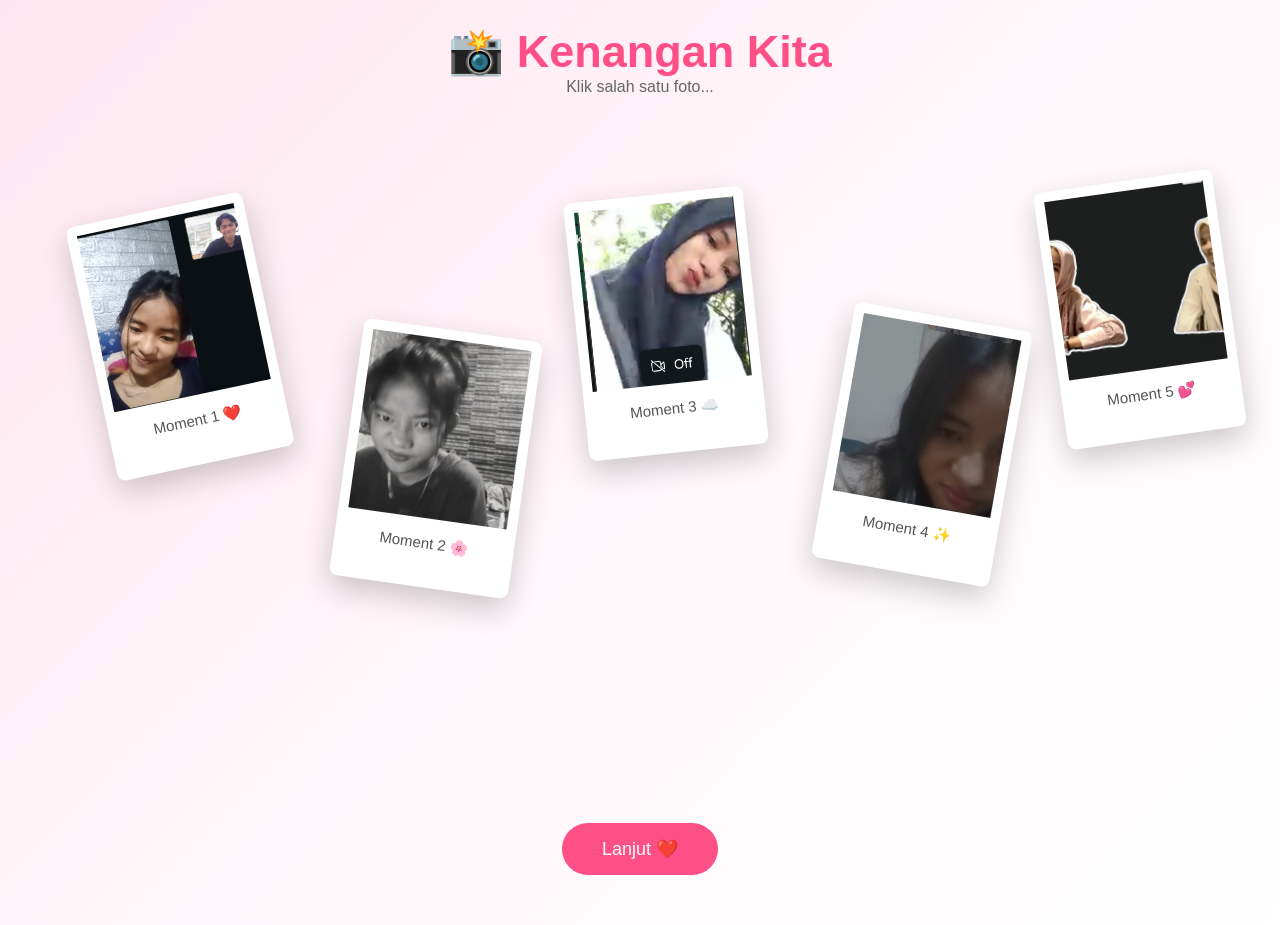
<file: gallery.html>
<!DOCTYPE html>
<html lang="id">
<head>
<meta charset="UTF-8">
<meta name="viewport" content="width=device-width, initial-scale=1.0">

<title>Kenangan Kita ❤️</title>

<style>

*{
margin:0;
padding:0;
box-sizing:border-box;
font-family:Segoe UI,sans-serif;
}

body{

background:linear-gradient(135deg,#ffe5ef,#fff7fb,#ffffff);
overflow:hidden;
height:100vh;

}

h1{

text-align:center;
margin-top:25px;
color:#ff4f87;
font-size:45px;

}

p{

text-align:center;
color:#666;
margin-bottom:30px;

}

.gallery{

position:relative;
width:100%;
height:75vh;

}

.polaroid{

position:absolute;
width:180px;
background:white;
padding:10px 10px 35px;
border-radius:8px;
box-shadow:0 12px 30px rgba(0,0,0,.2);
cursor:pointer;
transition:.5s;

}

.polaroid:hover{

transform:scale(1.08) rotate(0deg);
z-index:100;

}

.polaroid img{

width:100%;
height:180px;
object-fit:cover;

}

.caption{

text-align:center;
margin-top:12px;
font-size:15px;
color:#555;

}

#popup{

display:none;
justify-content:center;
align-items:center;

position:fixed;
left:0;
top:0;

width:100%;
height:100%;

background:rgba(0,0,0,.85);

z-index:999;

}

#popup img{

max-width:80%;
max-height:80%;
border-radius:15px;
box-shadow:0 0 30px white;

animation:zoom .4s;

}

@keyframes zoom{

from{

transform:scale(.5);

}

to{

transform:scale(1);

}

}

button{

position:absolute;
bottom:25px;
left:50%;
transform:translateX(-50%);
padding:15px 40px;
border:none;
border-radius:40px;
background:#ff4f87;
color:white;
font-size:18px;
cursor:pointer;

}

button:hover{

background:#ff77aa;

}

/* posisi foto */

.p1{

left:7%;
top:12%;
transform:rotate(-12deg);

}

.p2{

left:27%;
top:30%;
transform:rotate(8deg);

}

.p3{

left:45%;
top:10%;
transform:rotate(-6deg);

}

.p4{

left:65%;
top:28%;
transform:rotate(10deg);

}

.p5{

left:82%;
top:8%;
transform:rotate(-8deg);

}

</style>

</head>

<body>

<h1>📸 Kenangan Kita</h1>

<p>Klik salah satu foto...</p>

<div class="gallery">

<div class="polaroid p1">
<img src="foto1.jpg" onclick="besar(this.src)">
<div class="caption">Moment 1 ❤️</div>
</div>

<div class="polaroid p2">
<img src="foto2.jpg" onclick="besar(this.src)">
<div class="caption">Moment 2 🌸</div>
</div>

<div class="polaroid p3">
<img src="foto3.jpg" onclick="besar(this.src)">
<div class="caption">Moment 3 ☁️</div>
</div>

<div class="polaroid p4">
<img src="foto4.jpg" onclick="besar(this.src)">
<div class="caption">Moment 4 ✨</div>
</div>

<div class="polaroid p5">
<img src="foto5.jpg" onclick="besar(this.src)">
<div class="caption">Moment 5 💕</div>
</div>

</div>

<button onclick="lanjut()">
Lanjut ❤️
</button>

<div id="popup" onclick="tutup()">

<img id="besar">

</div>

<script>

function besar(src){

document.getElementById("popup").style.display="flex";

document.getElementById("besar").src=src;

}

function tutup(){

document.getElementById("popup").style.display="none";

}

function lanjut(){

window.location="timeline.html";

}

</script>

</body>
</html>
</file>
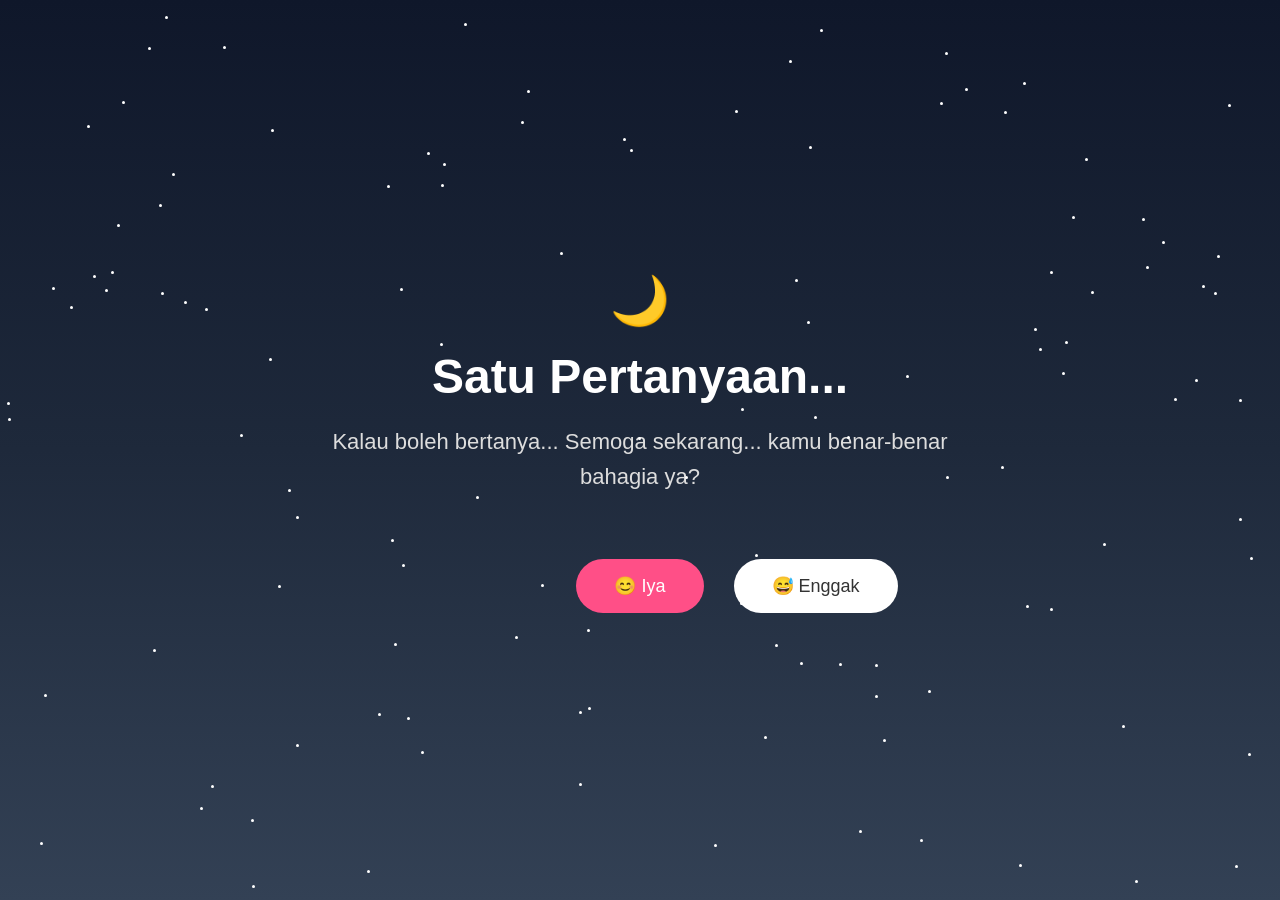
<file: question.html>
<!DOCTYPE html>
<html lang="id">
<head>
<meta charset="UTF-8">
<meta name="viewport" content="width=device-width, initial-scale=1.0">
<title>Satu Pertanyaan...</title>

<style>

*{
margin:0;
padding:0;
box-sizing:border-box;
font-family:'Segoe UI',sans-serif;
}

body{

background:linear-gradient(180deg,#0f172a,#1e293b,#334155);
height:100vh;
overflow:hidden;
display:flex;
justify-content:center;
align-items:center;
color:white;

}

.container{

text-align:center;
width:90%;
max-width:700px;
padding:40px;
animation:fade 2s;

}

h1{

font-size:48px;
margin-bottom:20px;

}

p{

font-size:22px;
line-height:35px;
margin-bottom:50px;
color:#ddd;

}

button{

padding:16px 38px;
margin:15px;
font-size:18px;
border:none;
border-radius:50px;
cursor:pointer;
transition:.3s;

}

#yes{

background:#ff4f87;
color:white;

}

#yes:hover{

transform:scale(1.08);

}

#no{

background:white;
color:#333;
position:absolute;

}

#result{

margin-top:45px;
font-size:24px;
color:#ffd166;
display:none;
animation:fade 1s;

}

#next{

display:none;
margin-top:35px;

}

#next button{

background:#22c55e;
color:white;

}

.star{

position:absolute;
width:3px;
height:3px;
background:white;
border-radius:50%;
animation:blink 2s infinite;

}

@keyframes blink{

0%,100%{

opacity:.2;

}

50%{

opacity:1;

}

}

@keyframes fade{

from{

opacity:0;
transform:translateY(30px);

}

to{

opacity:1;
transform:translateY(0);

}

}

</style>

</head>

<body>

<div class="container">

<h1>🌙</h1>

<h1>Satu Pertanyaan...</h1>

<p>

Kalau boleh bertanya...

Semoga sekarang...

kamu benar-benar bahagia ya?

</p>

<button id="yes" onclick="iya()">
😊 Iya
</button>

<button id="no">
😅 Enggak
</button>

<div id="result"></div>

<div id="next">

<button onclick="lanjut()">

Menuju Pesan Terakhir 💌

</button>

</div>

</div>

<script>

// bintang

for(let i=0;i<120;i++){

let star=document.createElement("div");

star.className="star";

star.style.left=Math.random()*100+"%";

star.style.top=Math.random()*100+"%";

star.style.animationDelay=Math.random()*2+"s";

document.body.appendChild(star);

}

// tombol kabur

const no=document.getElementById("no");

no.addEventListener("mouseover",()=>{

let x=Math.random()*(window.innerWidth-150);

let y=Math.random()*(window.innerHeight-70);

no.style.left=x+"px";

no.style.top=y+"px";

});

// klik iya

function iya(){

document.getElementById("result").style.display="block";

document.getElementById("result").innerHTML=

"❤️ Syukurlah... semoga kebahagiaanmu selalu bertahan. ❤️";

document.getElementById("next").style.display="block";

}

// lanjut

function lanjut(){

window.location="akhir.html";

}

</script>

</body>
</html>
</file>
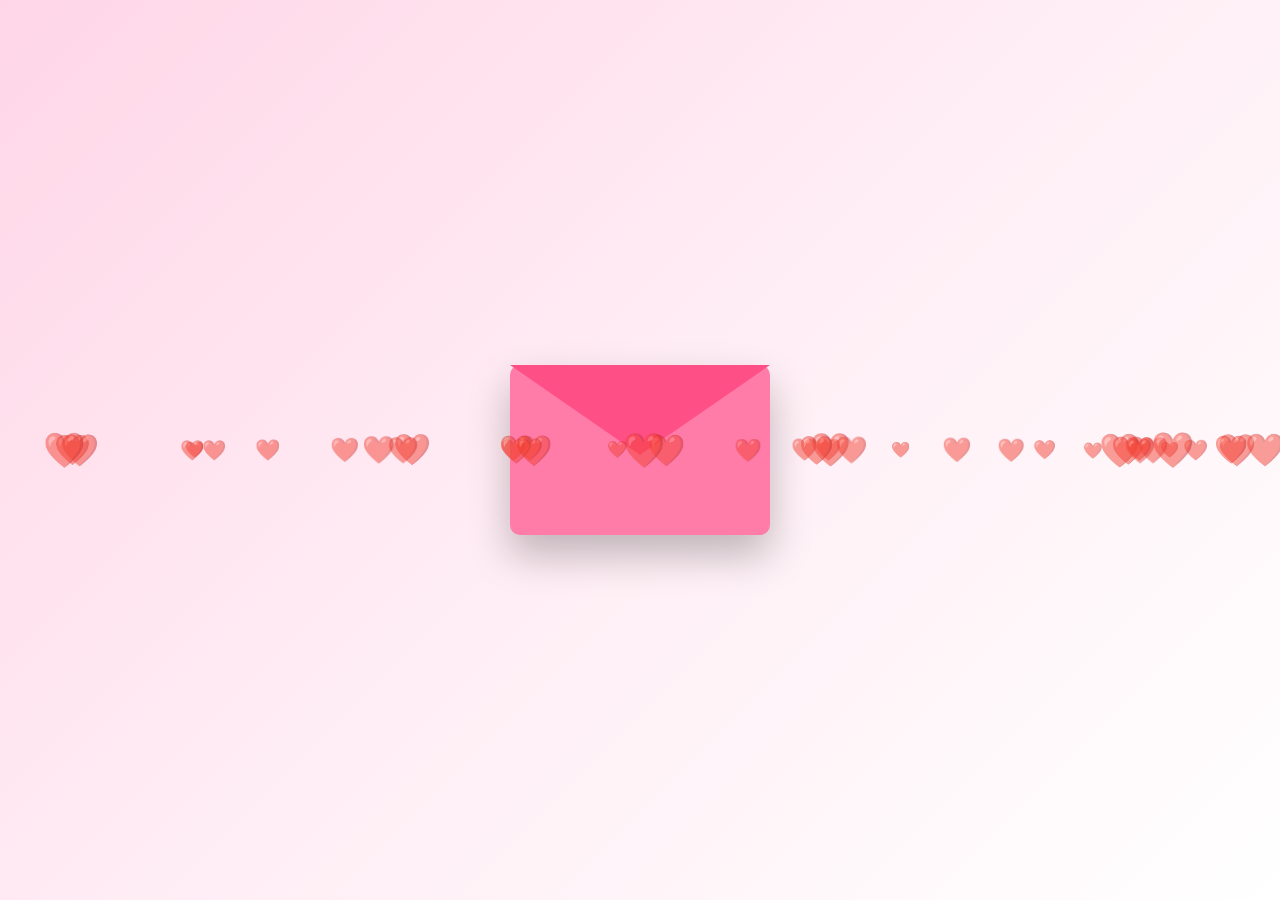
<file: surat.html>
<!DOCTYPE html>
<html lang="id">
<head>

<meta charset="UTF-8">
<meta name="viewport" content="width=device-width, initial-scale=1.0">

<title>Untuk My Cyaaa</title>

<style>

*{
margin:0;
padding:0;
box-sizing:border-box;
font-family:Segoe UI,sans-serif;
}

body{

height:100vh;
display:flex;
justify-content:center;
align-items:center;
overflow:hidden;
background:linear-gradient(135deg,#ffd6e7,#ffeef5,#fff);

}

/* Background Love */

.love{

position:absolute;
font-size:20px;
animation:love 10s linear infinite;
opacity:.5;

}

@keyframes love{

0%{

transform:translateY(100vh) scale(0.5);

}

100%{

transform:translateY(-120vh) scale(1.2);

}

}

/* Amplop */

.envelope{

width:260px;
height:170px;
background:#ff7ba8;
position:relative;
cursor:pointer;
border-radius:10px;
box-shadow:0 20px 40px rgba(0,0,0,.25);
transition:.6s;

}

.envelope:hover{

transform:scale(1.05);

}

.flap{

position:absolute;
width:0;
height:0;
border-left:130px solid transparent;
border-right:130px solid transparent;
border-top:90px solid #ff4f87;
top:0;
left:0;
transform-origin:top;
transition:1s;

}

.letter{

position:absolute;
width:230px;
height:270px;
background:white;
left:15px;
top:25px;
border-radius:12px;
padding:20px;
overflow-y:auto;
transition:1.5s;
transform:translateY(130px);
opacity:0;
box-shadow:0 10px 25px rgba(0,0,0,.2);

}

.show .flap{

transform:rotateX(180deg);

}

.show .letter{

transform:translateY(-170px);
opacity:1;

}

h2{

text-align:center;
color:#ff4f87;
margin-bottom:20px;

}

#typing{

font-size:18px;
line-height:32px;
color:#444;
white-space:pre-line;

}

.next{

margin-top:20px;
text-align:center;
display:none;

}

.next button{

padding:15px 35px;
border:none;
background:#ff4f87;
color:white;
border-radius:50px;
cursor:pointer;
font-size:17px;

}

.next button:hover{

background:#ff7ba8;

}

</style>

</head>

<body>

<div id="envelope" class="envelope">

<div class="flap"></div>

<div class="letter">

<h2>💌 Untuk My Cyaaa</h2>

<p id="typing"></p>

<div class="next">

<button onclick="lanjut()">
Lanjut 📸
</button>

</div>

</div>

</div>

<script>

// Love Background

for(let i=0;i<40;i++){

let love=document.createElement("div");

love.className="love";

love.innerHTML="❤️";

love.style.left=Math.random()*100+"%";

love.style.animationDuration=(6+Math.random()*8)+"s";

love.style.fontSize=(15+Math.random()*20)+"px";

document.body.appendChild(love);

}

// Buka amplop

const env=document.getElementById("envelope");

env.onclick=function(){

env.classList.add("show");

ketik();

}

// Efek mengetik

const text=`Halooo My Cyaaa...

Lama tak bersua...

Apa kabarmu sekarang?

Kuharap kamu baik-baik saja di sana...

Apakah kamu sehat sekarang?

Sudah tidak banyak pikiran?

Atau...

apa ada yang bisa aku bantu?

Aku hanya ingin memastikan...

kalau kamu tetap baik-baik saja.

😊`;

let i=0;

function ketik(){

const area=document.getElementById("typing");

const tombol=document.querySelector(".next");

const speed=45;

let ulang=setInterval(()=>{

area.innerHTML+=text.charAt(i);

i++;

if(i>=text.length){

clearInterval(ulang);

tombol.style.display="block";

}

},speed);

}

function lanjut(){

window.location="gallery.html";

}

</script>

</body>
</html>
</file>
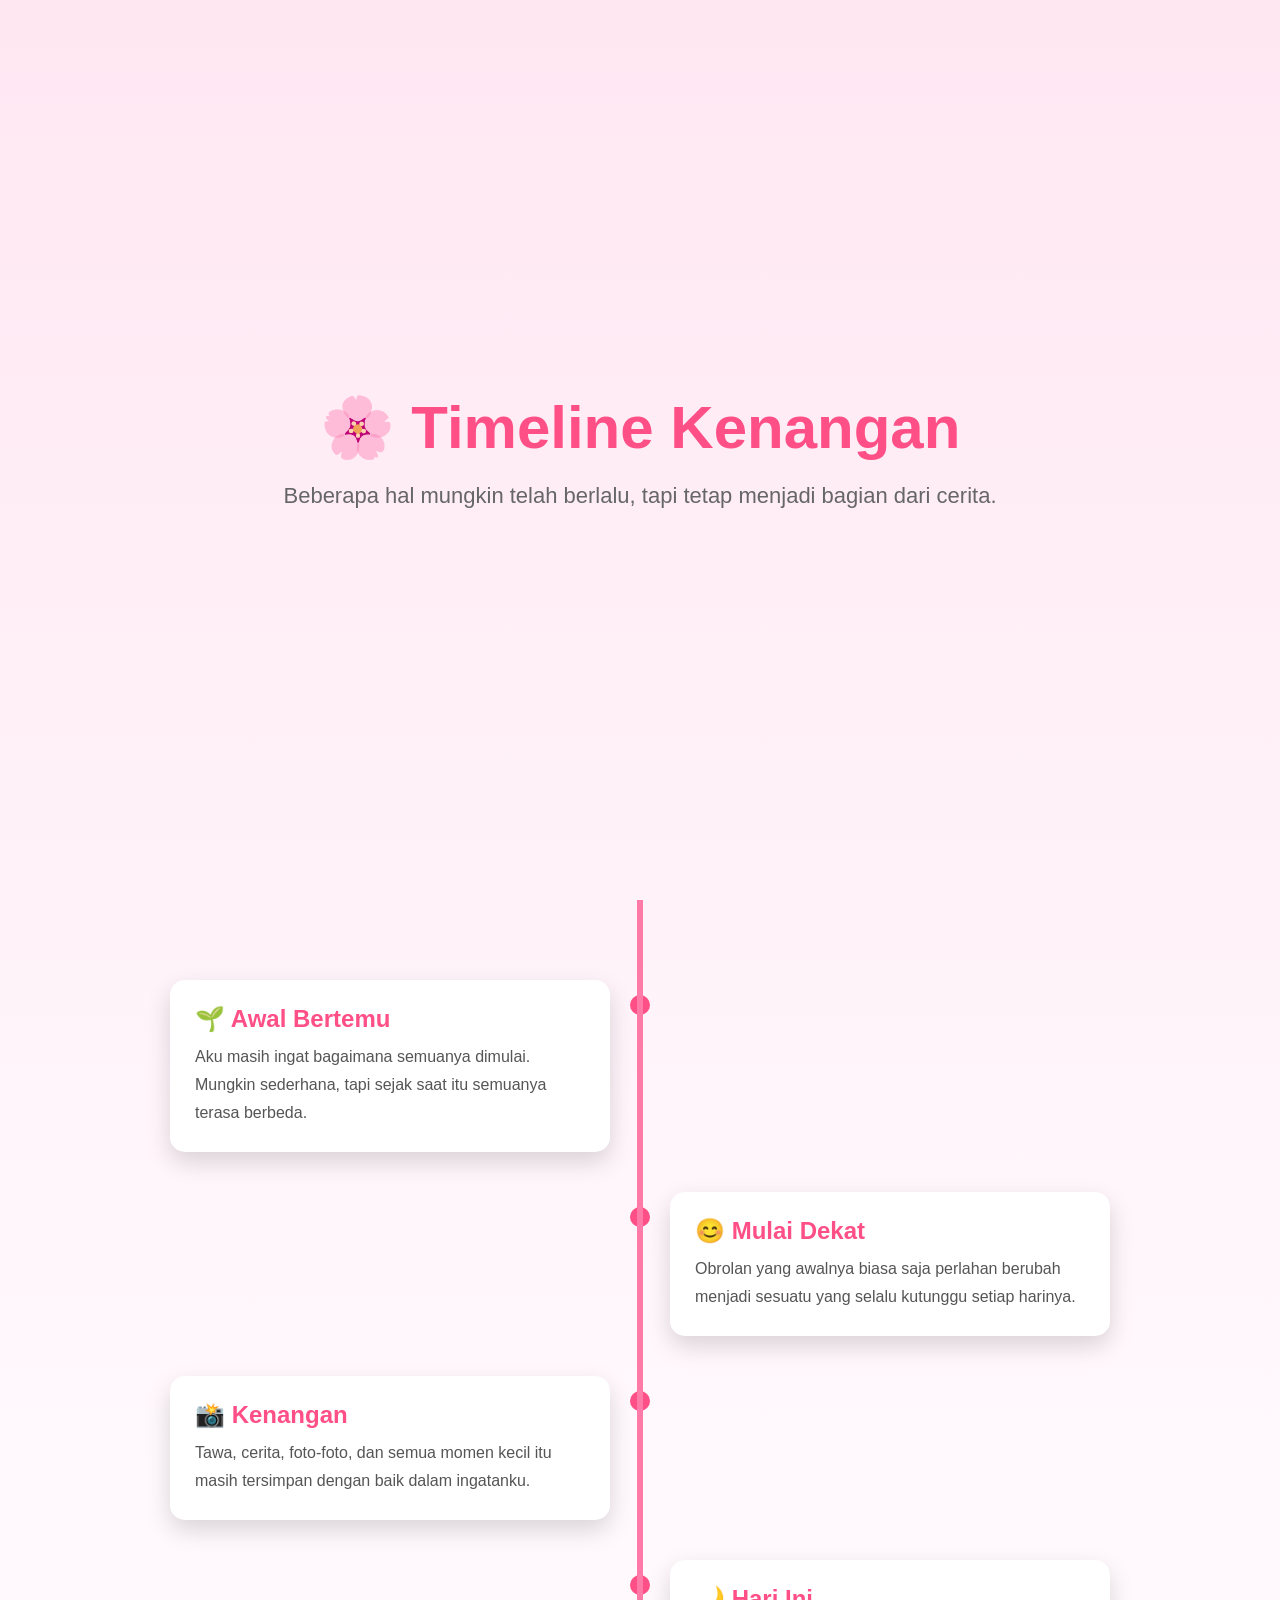
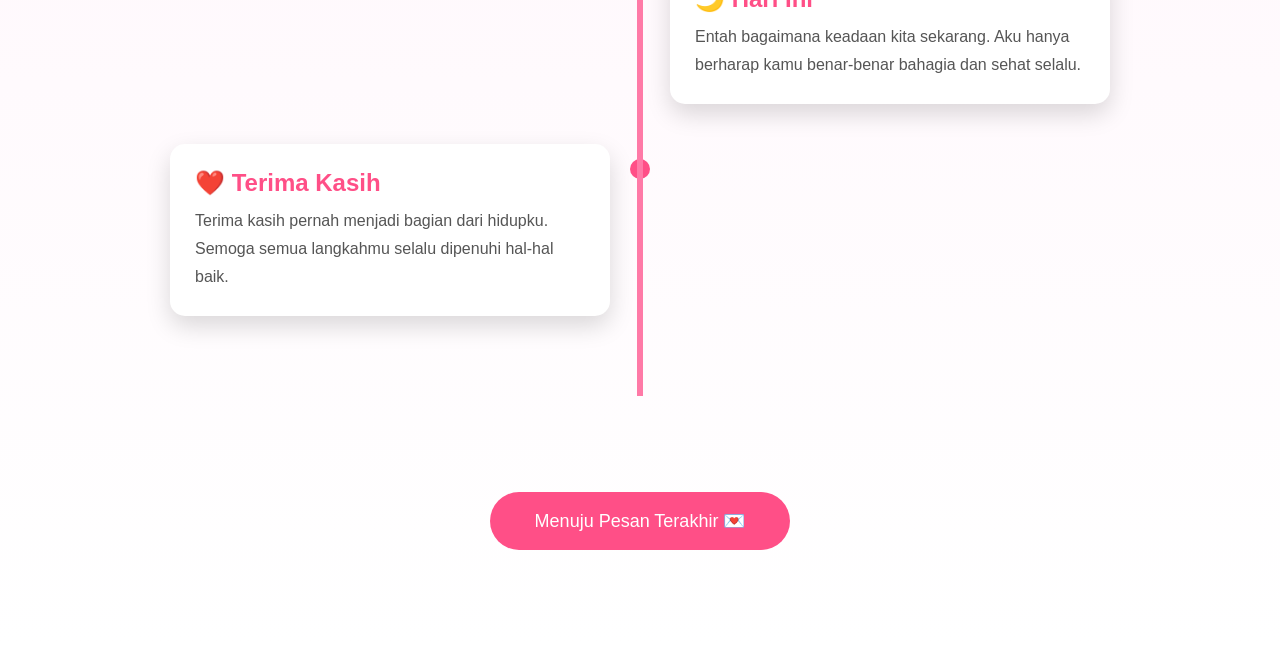
<file: timeline.html>
<!DOCTYPE html>
<html lang="id">
<head>

<meta charset="UTF-8">
<meta name="viewport" content="width=device-width, initial-scale=1.0">

<title>Timeline Kenangan</title>

<style>

*{
margin:0;
padding:0;
box-sizing:border-box;
font-family:'Segoe UI',sans-serif;
}

html{
scroll-behavior:smooth;
}

body{

background:linear-gradient(180deg,#ffe7f2,#fff5fb,#ffffff);

overflow-x:hidden;

}

/* Judul */

header{

height:100vh;

display:flex;

justify-content:center;

align-items:center;

flex-direction:column;

text-align:center;

}

header h1{

font-size:60px;
color:#ff4f87;

}

header p{

margin-top:20px;
font-size:22px;
color:#666;

}

/* Garis Timeline */

.timeline{

position:relative;

max-width:1000px;

margin:auto;

padding:60px 0;

}

.timeline::after{

content:'';

position:absolute;

width:6px;

background:#ff7aa7;

top:0;

bottom:0;

left:50%;

margin-left:-3px;

}

/* Card */

.card{

padding:20px 30px;

position:relative;

width:50%;

opacity:0;

transform:translateY(100px);

transition:1s;

}

.card.show{

opacity:1;

transform:translateY(0);

}

.left{

left:0;

}

.right{

left:50%;

}

.content{

background:white;

padding:25px;

border-radius:15px;

box-shadow:0 10px 25px rgba(0,0,0,.15);

}

.content h2{

color:#ff4f87;

margin-bottom:10px;

}

.content p{

line-height:28px;

color:#555;

}

/* Bulatan */

.card::after{

content:'';

position:absolute;

width:20px;

height:20px;

right:-10px;

background:#ff4f87;

border-radius:50%;

top:35px;

z-index:100;

}

.right::after{

left:-10px;

}

/* Tombol */

.end{

height:250px;

display:flex;

justify-content:center;

align-items:center;

}

button{

padding:18px 45px;

border:none;

border-radius:40px;

background:#ff4f87;

color:white;

font-size:18px;

cursor:pointer;

transition:.4s;

}

button:hover{

transform:scale(1.07);

background:#ff7aa7;

}

/* HP */

@media(max-width:768px){

.timeline::after{

left:25px;

}

.card{

width:100%;

padding-left:70px;

padding-right:25px;

}

.right,.left{

left:0;

}

.card::after{

left:15px;

}

}

</style>

</head>

<body>

<header>

<h1>🌸 Timeline Kenangan</h1>

<p>Beberapa hal mungkin telah berlalu, tapi tetap menjadi bagian dari cerita.</p>

</header>

<div class="timeline">

<div class="card left">

<div class="content">

<h2>🌱 Awal Bertemu</h2>

<p>
Aku masih ingat bagaimana semuanya dimulai.
Mungkin sederhana, tapi sejak saat itu semuanya terasa berbeda.
</p>

</div>

</div>

<div class="card right">

<div class="content">

<h2>😊 Mulai Dekat</h2>

<p>
Obrolan yang awalnya biasa saja perlahan berubah menjadi sesuatu yang selalu kutunggu setiap harinya.
</p>

</div>

</div>

<div class="card left">

<div class="content">

<h2>📸 Kenangan</h2>

<p>
Tawa, cerita, foto-foto, dan semua momen kecil itu masih tersimpan dengan baik dalam ingatanku.
</p>

</div>

</div>

<div class="card right">

<div class="content">

<h2>🌙 Hari Ini</h2>

<p>
Entah bagaimana keadaan kita sekarang.
Aku hanya berharap kamu benar-benar bahagia dan sehat selalu.
</p>

</div>

</div>

<div class="card left">

<div class="content">

<h2>❤️ Terima Kasih</h2>

<p>
Terima kasih pernah menjadi bagian dari hidupku.
Semoga semua langkahmu selalu dipenuhi hal-hal baik.
</p>

</div>

</div>

</div>

<div class="end">

<button onclick="lanjut()">

Menuju Pesan Terakhir 💌

</button>

</div>

<script>

const cards=document.querySelectorAll(".card");

window.addEventListener("scroll",()=>{

cards.forEach(card=>{

const posisi=card.getBoundingClientRect().top;

if(posisi<window.innerHeight-100){

card.classList.add("show");

}

});

});

function lanjut(){

window.location="question.html";

}

</script>

</body>
</html>
</file>
